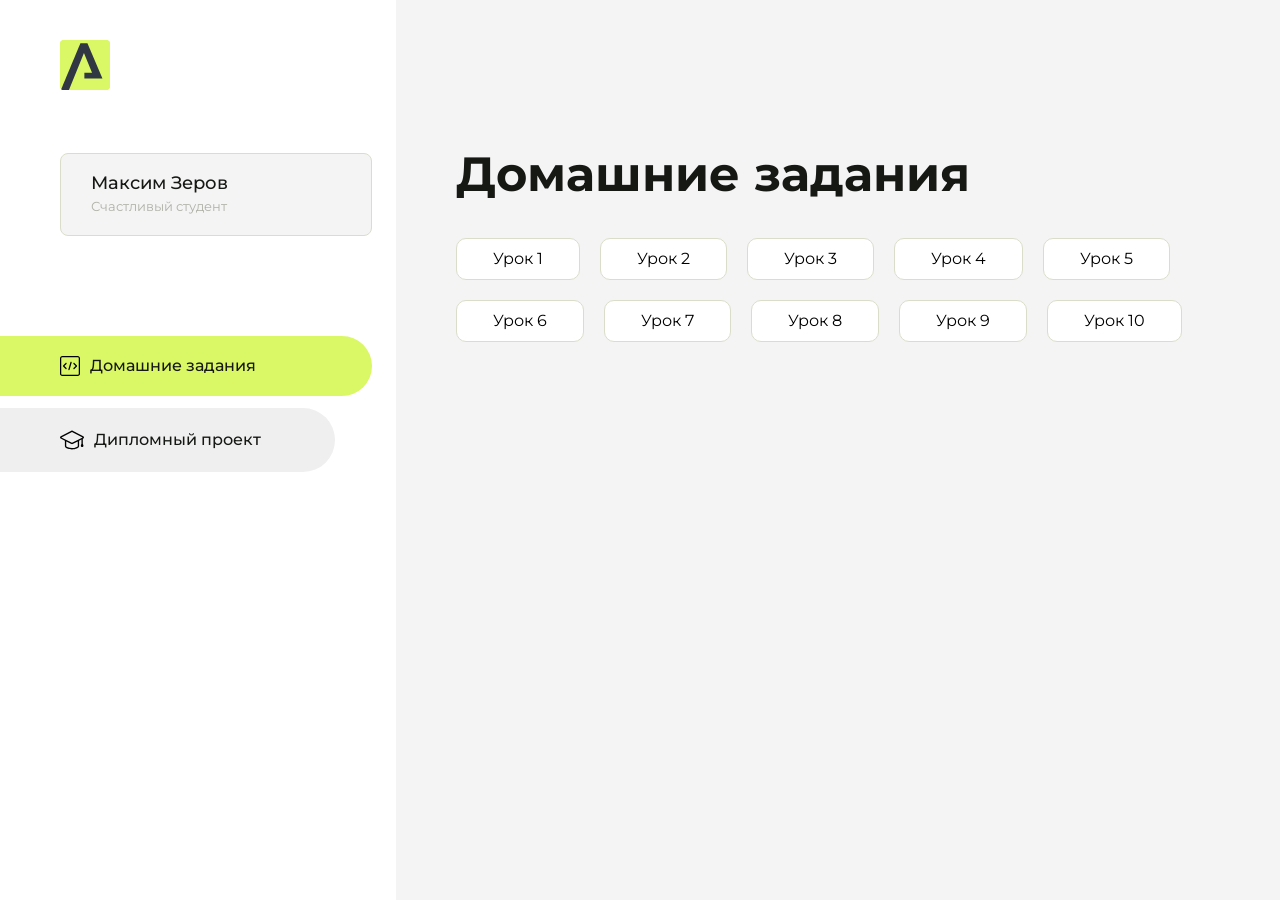
<file: index.html>
<!DOCTYPE html>
<html lang="en">
<head>
    <meta charset="UTF-8">
    <meta name="viewport" content="width=device-width, initial-scale=1.0">
    <title>Домашняя работа</title>
    <link rel="shortcut icon" href="src/logo.ico" type="image/x-icon">
    <link rel="preconnect" href="https://fonts.googleapis.com">
    <link rel="preconnect" href="https://fonts.gstatic.com" crossorigin>
    <link href="https://fonts.googleapis.com/css2?family=Montserrat:wght@400;500;700&family=Rubik:wght@500&display=swap"
          rel="stylesheet">
    <link rel="stylesheet" href="src/style.css">
</head>
<body id="body">
<div class="overlay" id="overlay"></div>
<div class="layout">
    <div class="burger" id="burger">
        <svg viewBox="0 0 24 24" fill="none" xmlns="http://www.w3.org/2000/svg">
            <g id="SVGRepo_bgCarrier" stroke-width="0"></g>
            <g id="SVGRepo_tracerCarrier" stroke-linecap="round" stroke-linejoin="round"></g>
            <g id="SVGRepo_iconCarrier">
                <path d="M4 18L20 18" stroke="#DAF765" stroke-width="2" stroke-linecap="round"></path>
                <path d="M4 12L20 12" stroke="#DAF765" stroke-width="2" stroke-linecap="round"></path>
                <path d="M4 6L20 6" stroke="#DAF765" stroke-width="2" stroke-linecap="round"></path>
            </g>
        </svg>
    </div>
    <aside class="sidebar" id="sidebar">
        <div class="sidebar__inner">
            <div class="logo">
                <svg width="50" height="50" viewBox="0 0 50 50" fill="none" xmlns="http://www.w3.org/2000/svg">
                    <g clip-path="url(#clip0_513_74730)">
                        <path d="M46.17 -0.257004H3.83C1.57281 -0.257004 -0.257 1.57281 -0.257 3.83V46.17C-0.257 48.4272 1.57281 50.257 3.83 50.257H46.17C48.4272 50.257 50.257 48.4272 50.257 46.17V3.83C50.257 1.57281 48.4272 -0.257004 46.17 -0.257004Z"
                              fill="#DAF765"/>
                        <path d="M24.375 38.4H42.461L27.441 3.1585H20.4355C20.4355 3.1585 6.7895 35.881 1.1945 49.294C2.015 50.0275 3.0945 50.257 3.6945 50.257H8.8445L23.954 13.07L32.0465 32.8285H24.375V38.4Z"
                              fill="#323843"/>
                    </g>
                    <defs>
                        <clipPath id="clip0_513_74730">
                            <rect width="50" height="50" fill="white"/>
                        </clipPath>
                    </defs>
                </svg>
            </div>
            <div class="sidebar__user">
                <div class="sidebar__name">Максим Зеров</div>
                <div class="sidebar__text">Счастливый студент</div>
            </div>
            <div class="sidebar__tabs">
                <div class="sidebar__item">
                    <button class="sidebar__button active" id="tasks">
                        <svg xmlns="http://www.w3.org/2000/svg" width="20" height="20" viewBox="0 0 20 20" fill="none">
                            <g clip-path="url(#clip0_704_74543)">
                                <path d="M17.7083 20H2.29167C1.0275 20 0 18.9725 0 17.7083V2.29167C0 1.0275 1.0275 0 2.29167 0H17.7083C18.9725 0 20 1.0275 20 2.29167V17.7083C20 18.9725 18.9725 20 17.7083 20ZM2.29167 1.25C1.7175 1.25 1.25 1.7175 1.25 2.29167V17.7083C1.25 18.2825 1.7175 18.75 2.29167 18.75H17.7083C18.2825 18.75 18.75 18.2825 18.75 17.7083V2.29167C18.75 1.7175 18.2825 1.25 17.7083 1.25H2.29167Z"
                                      fill="black"/>
                                <path d="M6.04167 13.125C5.88167 13.125 5.72167 13.0642 5.6 12.9417L3.1 10.4417C2.85583 10.1975 2.85583 9.80167 3.1 9.5575L5.6 7.0575C5.84417 6.81333 6.24 6.81333 6.48417 7.0575C6.72833 7.30167 6.72833 7.6975 6.48417 7.94167L4.42583 10L6.48417 12.0583C6.72833 12.3025 6.72833 12.6983 6.48417 12.9425C6.36167 13.0642 6.20167 13.125 6.04167 13.125Z"
                                      fill="black"/>
                                <path d="M8.95833 14.1667C8.9 14.1667 8.84 14.1583 8.78167 14.1417C8.45083 14.0442 8.26083 13.6967 8.35833 13.3658L10.4417 6.28251C10.5392 5.95084 10.8892 5.76417 11.2175 5.85917C11.5483 5.95667 11.7383 6.30417 11.6408 6.63501L9.5575 13.7183C9.47833 13.9908 9.22833 14.1667 8.95833 14.1667Z"
                                      fill="black"/>
                                <path d="M13.9583 13.125C13.7983 13.125 13.6383 13.0642 13.5167 12.9417C13.2725 12.6975 13.2725 12.3017 13.5167 12.0575L15.575 9.99916L13.5167 7.94083C13.2725 7.69666 13.2725 7.30083 13.5167 7.05666C13.7608 6.81249 14.1567 6.81249 14.4008 7.05666L16.9008 9.55666C17.145 9.80083 17.145 10.1967 16.9008 10.4408L14.4008 12.9408C14.2783 13.0642 14.1183 13.125 13.9583 13.125Z"
                                      fill="black"/>
                            </g>
                            <defs>
                                <clipPath id="clip0_704_74543">
                                    <rect width="20" height="20" fill="white"/>
                                </clipPath>
                            </defs>
                        </svg>
                        <span>Домашние задания</span></button>
                </div>
                <div class="sidebar__item">
                    <button class="sidebar__button" id="diplom">
                        <svg xmlns="http://www.w3.org/2000/svg" width="24" height="24" viewBox="0 0 24 24" fill="none">
                            <g clip-path="url(#clip0_704_74553)">
                                <path d="M23.2628 10.5971C23.7176 10.365 24 9.90375 24 9.39337C24 8.883 23.7176 8.42175 23.2628 8.18962L12.6135 2.75362C12.2291 2.55824 11.7705 2.55787 11.3854 2.75399L0.736875 8.19C0.282375 8.42175 0 8.883 0 9.39337C0 9.90375 0.282375 10.365 0.736875 10.5971L4.89038 12.7177V18.2074C4.89038 19.8154 8.412 21.393 12 21.393C15.5884 21.393 19.1096 19.815 19.1096 18.2074V12.7174L21.4609 11.517V15.8017L20.901 17.2305C20.7409 17.6389 20.7934 18.0994 21.0405 18.4616C21.2876 18.8246 21.6979 19.041 22.1366 19.041C22.5754 19.041 22.9852 18.8246 23.2324 18.462C23.4795 18.099 23.532 17.6385 23.3719 17.2301L22.8124 15.8021V10.827L23.2628 10.5971ZM17.7623 18.1721C17.6198 18.6375 15.3491 20.0419 12 20.0419C8.65088 20.0419 6.38025 18.6375 6.2415 18.2074V12.3037L6.23887 12.3019C6.23812 12.057 6.1065 11.8207 5.87325 11.7019L1.3515 9.39337L12 3.95737L22.6489 9.39337L12 14.8294L5.87325 11.7019C5.54063 11.5331 4.6695 11.6674 4.5 12C4.33012 12.3322 4.55813 12.5479 4.89038 12.7177L11.3857 16.0331C11.5781 16.1314 11.7889 16.1805 12 16.1805C12.2107 16.1805 12.4222 16.1314 12.6146 16.0331L17.7593 13.407L17.7623 18.1721Z"
                                      fill="black"/>
                            </g>
                            <defs>
                                <clipPath id="clip0_704_74553">
                                    <rect width="24" height="24" fill="white"/>
                                </clipPath>
                            </defs>
                        </svg>
                        <span>Дипломный проект</span></button>
                </div>
            </div>
        </div>

    </aside>
    <div class="content">
        <div class="container">
            <div class="content__block" id="tasksBlock">
                <div class="content__title">Домашние задания</div>
                <ul class="content__list">
                    <li class="content__list-item">
                        <a href="lesson1/index.html">Урок 1</a>
                    </li>
                     <li class="content__list-item">
                        <a href="lesson2/index.html">Урок 2</a>
                    </li>
                    <li class="content__list-item">
                        <a href="lesson3/index.html">Урок 3</a>
                    </li>
                       <li class="content__list-item">
                        <a href="lesson4/index.html">Урок 4</a>
                    </li>
                      <li class="content__list-item">
                        <a href="lesson5/index.html">Урок 5</a>
                    </li>
                       <li class="content__list-item">
                        <a href="lesson6/index.html">Урок 6</a>
                    </li>
                    <li class="content__list-item">
                        <a href="Todo List/index.html">Урок 7</a>
                    </li>
                     <li class="content__list-item">
                        <a href="todoUp/index.html">Урок 8</a>
                    </li>
                    <li class="content__list-item">
                        <a href="todoUp/index.html">Урок 9</a>
                    </li>
                      <li class="content__list-item">
                        <a href="todoUp1/index.html">Урок 10</a>
                    </li>
                </ul>
            </div>
            <div class="content__block hidden" id="diplomBlock">
                <div class="content__title">Дипломный проект</div>
                <div class="content__list-diplom">
                    <a href="Dyson-js/index.html">Ссылка на ДЗ</a>
                </div>
                <div class="content__decor">
                    <div class="content__decor-text">Давай проверим, чему ты научился!</div>
                    <div class="content__decor-img">
                        <img src="src/decor.png" alt="decor">
                    </div>
                </div>
            </div>
        </div>
    </div>
</div>
<script src="src/index.js"></script>
</body>
</html>
</file>
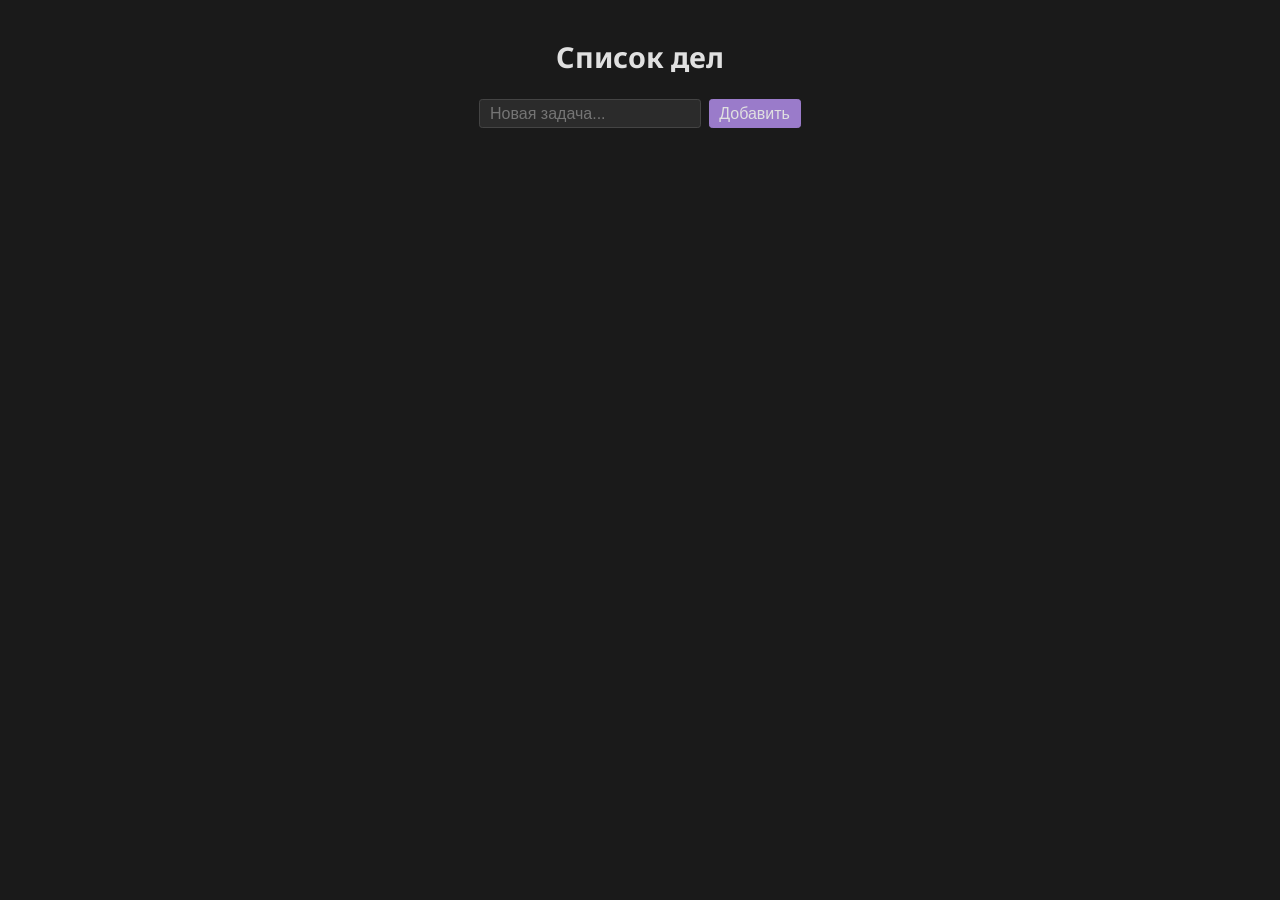
<file: todoUp/index.html>
<!doctype html>
<html lang="ru">
  <head>
    <meta charset="UTF-8" />
    <meta name="viewport" content="width=device-width, initial-scale=1.0" />
    <title>Todo</title>
    <link rel="stylesheet" href="./css/main.css" />
    <script defer src="./js/main.js"></script>
  </head>
  <body>
    <div class="app">
      <h1 class="title">Список дел</h1>
      <form class="form">
        <input
          class="input"
          type="text"
          name="new-todo"
          placeholder="Новая задача..."
          autocomplete="off"
          required
        />
        <button class="button-create button">Добавить</button>
      </form>
      <ul class="todos"></ul>
    </div>
  </body>
</html>
</file>
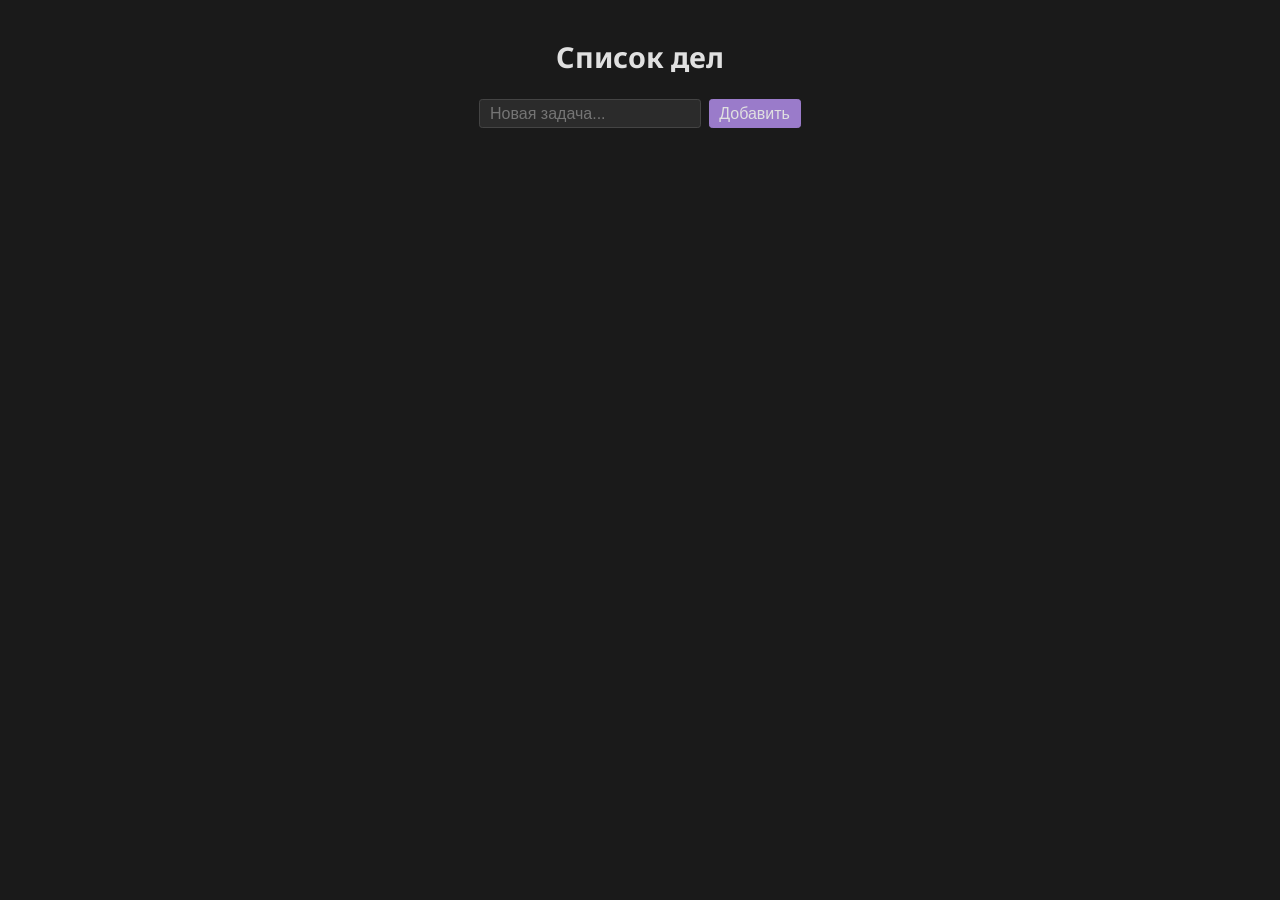
<file: todoUp1/index.html>
<!doctype html>
<html lang="ru">
  <head>
    <meta charset="UTF-8" />
    <meta name="viewport" content="width=device-width, initial-scale=1.0" />
    <title>Todo</title>
    <link rel="stylesheet" href="./css/main.css" />
    <script src="./js/main.js" type="module"></script>
  </head>
  <body>
    <div class="app">
      <h1 class="title">Список дел</h1>
      <form class="form">
        <input
          class="input"
          type="text"
          name="new-todo"
          placeholder="Новая задача..."
          autocomplete="off"
          required
        />
        <button class="button-create button">Добавить</button>
      </form>
      <ul class="todos"></ul>
    </div>
  </body>
</html>
</file>
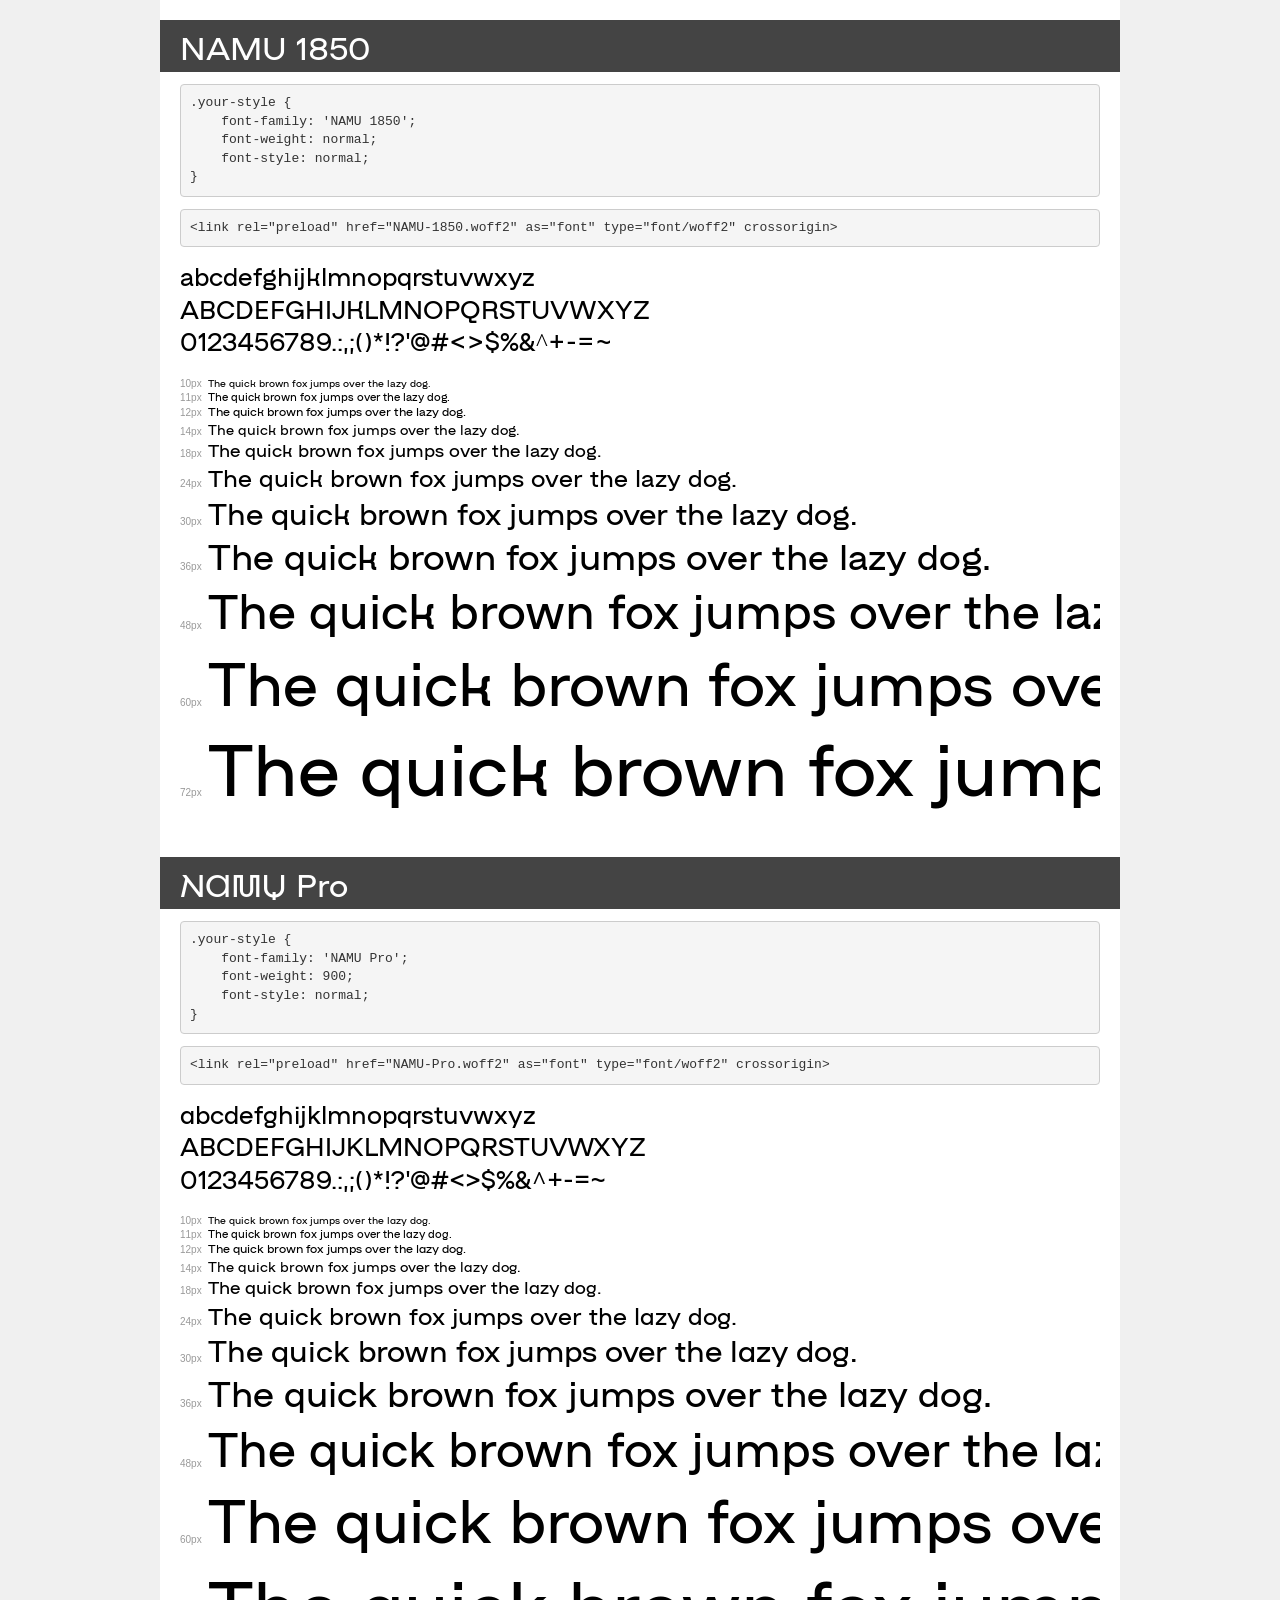
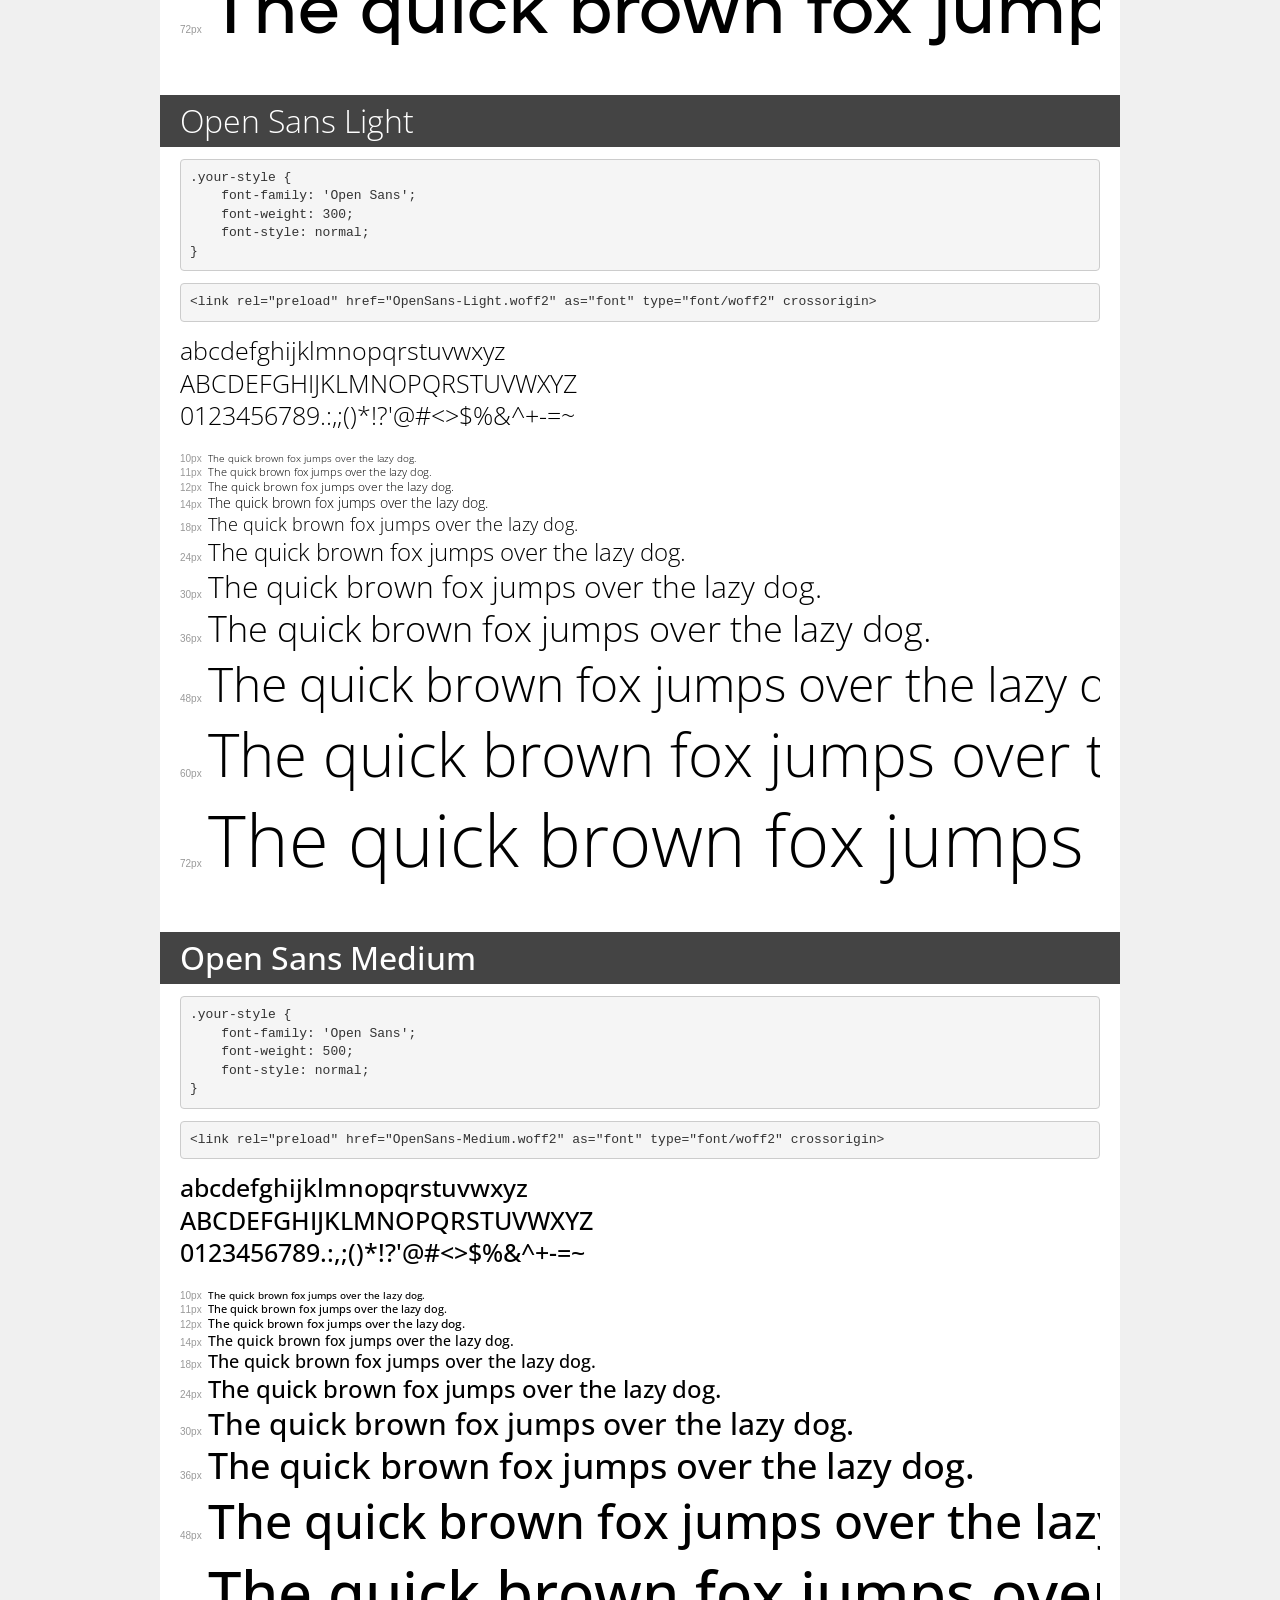
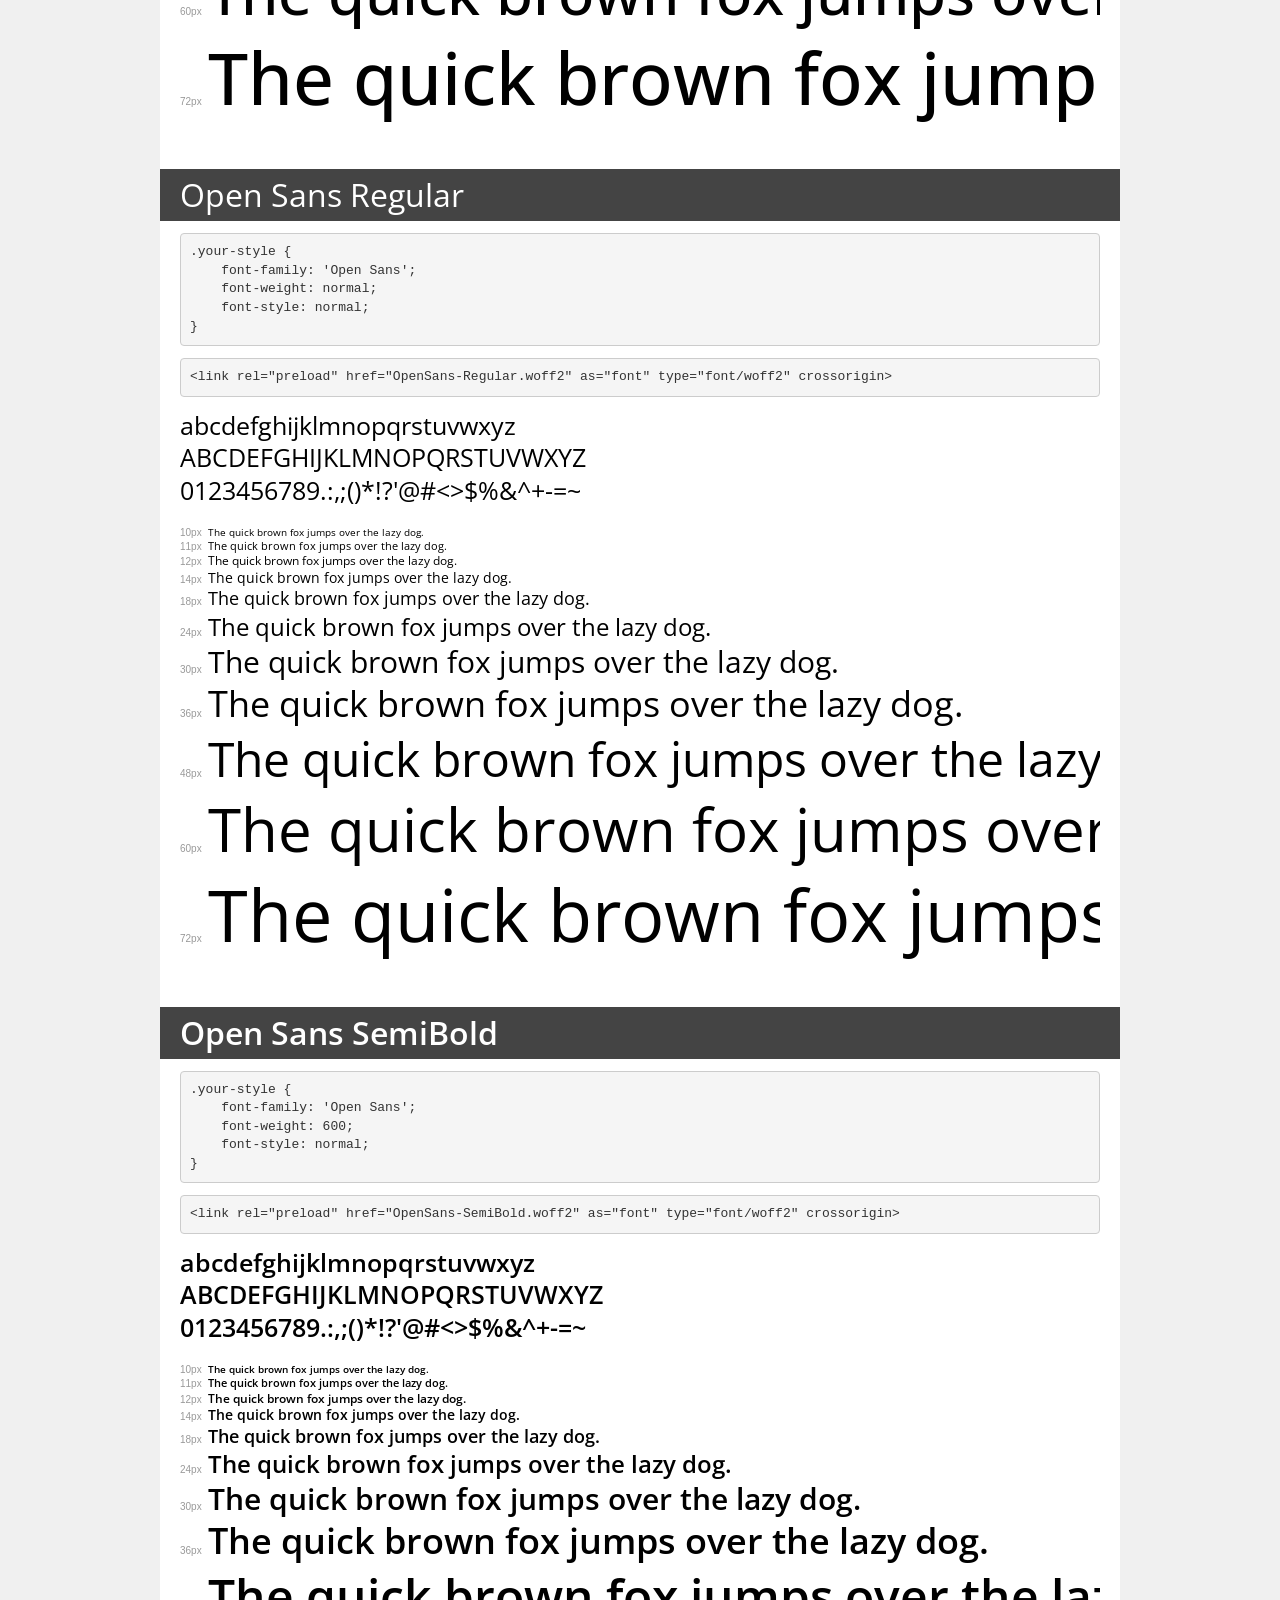
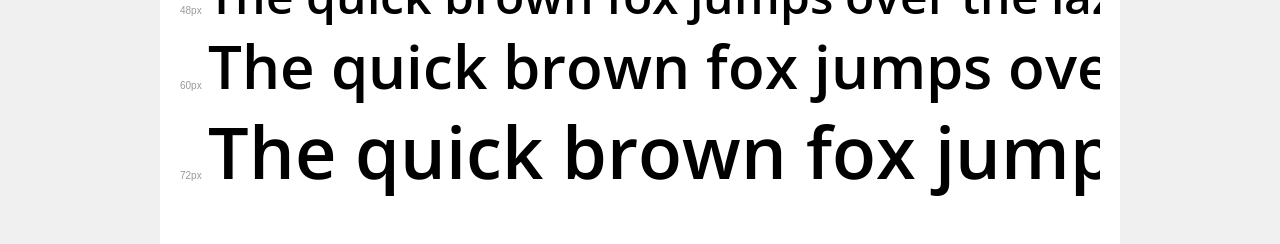
<file: Dyson-js/fonts/demo.html>
<!DOCTYPE html>
<html lang="en">
<head>
    <meta charset="utf-8">
    <meta http-equiv="X-UA-Compatible" content="IE=edge">
    <meta name="viewport" content="width=device-width, initial-scale=1">
    <meta name="robots" content="noindex, noarchive">
    <meta name="format-detection" content="telephone=no">
    <title>Transfonter demo</title>
    <link href="stylesheet.css" rel="stylesheet">
    <style>
        /*
        http://meyerweb.com/eric/tools/css/reset/
        v2.0 | 20110126
        License: none (public domain)
        */
        html, body, div, span, applet, object, iframe,
        h1, h2, h3, h4, h5, h6, p, blockquote, pre,
        a, abbr, acronym, address, big, cite, code,
        del, dfn, em, img, ins, kbd, q, s, samp,
        small, strike, strong, sub, sup, tt, var,
        b, u, i, center,
        dl, dt, dd, ol, ul, li,
        fieldset, form, label, legend,
        table, caption, tbody, tfoot, thead, tr, th, td,
        article, aside, canvas, details, embed,
        figure, figcaption, footer, header, hgroup,
        menu, nav, output, ruby, section, summary,
        time, mark, audio, video {
            margin: 0;
            padding: 0;
            border: 0;
            font-size: 100%;
            font: inherit;
            vertical-align: baseline;
        }
        /* HTML5 display-role reset for older browsers */
        article, aside, details, figcaption, figure,
        footer, header, hgroup, menu, nav, section {
            display: block;
        }
        body {
            line-height: 1;
        }
        ol, ul {
            list-style: none;
        }
        blockquote, q {
            quotes: none;
        }
        blockquote:before, blockquote:after,
        q:before, q:after {
            content: '';
            content: none;
        }
        table {
            border-collapse: collapse;
            border-spacing: 0;
        }
        /* demo styles */
        body {
            background: #f0f0f0;
            color: #000;
        }
        .page {
            background: #fff;
            width: 920px;
            margin: 0 auto;
            padding: 20px 20px 0 20px;
            overflow: hidden;
        }
        .font-container {
            overflow-x: auto;
            overflow-y: hidden;
            margin-bottom: 40px;
            line-height: 1.3;
            white-space: nowrap;
            padding-bottom: 5px;
        }
        h1 {
            position: relative;
            background: #444;
            font-size: 32px;
            color: #fff;
            padding: 10px 20px;
            margin: 0 -20px 12px -20px;
        }
        .letters {
            font-size: 25px;
            margin-bottom: 20px;
        }
        .s10:before {
            content: '10px';
        }
        .s11:before {
            content: '11px';
        }
        .s12:before {
            content: '12px';
        }
        .s14:before {
            content: '14px';
        }
        .s18:before {
            content: '18px';
        }
        .s24:before {
            content: '24px';
        }
        .s30:before {
            content: '30px';
        }
        .s36:before {
            content: '36px';
        }
        .s48:before {
            content: '48px';
        }
        .s60:before {
            content: '60px';
        }
        .s72:before {
            content: '72px';
        }
        .s10:before, .s11:before, .s12:before, .s14:before,
        .s18:before, .s24:before, .s30:before, .s36:before,
        .s48:before, .s60:before, .s72:before {
            font-family: Arial, sans-serif;
            font-size: 10px;
            font-weight: normal;
            font-style: normal;
            color: #999;
            padding-right: 6px;
        }
        pre {
            display: block;
            padding: 9px;
            margin: 0 0 12px;
            font-family: Monaco, Menlo, Consolas, "Courier New", monospace;
            font-size: 13px;
            line-height: 1.428571429;
            color: #333;
            font-weight: normal;
            font-style: normal;
            background-color: #f5f5f5;
            border: 1px solid #ccc;
            overflow-x: auto;
            border-radius: 4px;
        }
        /* responsive */
        @media (max-width: 959px) {
            .page {
                width: auto;
                margin: 0;
            }
        }
    </style>
</head>
<body>
<div class="page">
    <div class="demo">
        <h1 style="font-family: 'NAMU 1850'; font-weight: normal; font-style: normal;">NAMU 1850</h1>
        <pre title="Usage">.your-style {
    font-family: 'NAMU 1850';
    font-weight: normal;
    font-style: normal;
}</pre>
        <pre title="Preload (optional)">
&lt;link rel=&quot;preload&quot; href=&quot;NAMU-1850.woff2&quot; as=&quot;font&quot; type=&quot;font/woff2&quot; crossorigin&gt;</pre>
        <div class="font-container" style="font-family: 'NAMU 1850'; font-weight: normal; font-style: normal;">
            <p class="letters">
                abcdefghijklmnopqrstuvwxyz<br>
ABCDEFGHIJKLMNOPQRSTUVWXYZ<br>
                0123456789.:,;()*!?'@#&lt;&gt;$%&^+-=~
            </p>
            <p class="s10" style="font-size: 10px;">The quick brown fox jumps over the lazy dog.</p>
            <p class="s11" style="font-size: 11px;">The quick brown fox jumps over the lazy dog.</p>
            <p class="s12" style="font-size: 12px;">The quick brown fox jumps over the lazy dog.</p>
            <p class="s14" style="font-size: 14px;">The quick brown fox jumps over the lazy dog.</p>
            <p class="s18" style="font-size: 18px;">The quick brown fox jumps over the lazy dog.</p>
            <p class="s24" style="font-size: 24px;">The quick brown fox jumps over the lazy dog.</p>
            <p class="s30" style="font-size: 30px;">The quick brown fox jumps over the lazy dog.</p>
            <p class="s36" style="font-size: 36px;">The quick brown fox jumps over the lazy dog.</p>
            <p class="s48" style="font-size: 48px;">The quick brown fox jumps over the lazy dog.</p>
            <p class="s60" style="font-size: 60px;">The quick brown fox jumps over the lazy dog.</p>
            <p class="s72" style="font-size: 72px;">The quick brown fox jumps over the lazy dog.</p>
        </div>
    </div>

    <div class="demo">
        <h1 style="font-family: 'NAMU Pro'; font-weight: 900; font-style: normal;">NAMU Pro</h1>
        <pre title="Usage">.your-style {
    font-family: 'NAMU Pro';
    font-weight: 900;
    font-style: normal;
}</pre>
        <pre title="Preload (optional)">
&lt;link rel=&quot;preload&quot; href=&quot;NAMU-Pro.woff2&quot; as=&quot;font&quot; type=&quot;font/woff2&quot; crossorigin&gt;</pre>
        <div class="font-container" style="font-family: 'NAMU Pro'; font-weight: 900; font-style: normal;">
            <p class="letters">
                abcdefghijklmnopqrstuvwxyz<br>
ABCDEFGHIJKLMNOPQRSTUVWXYZ<br>
                0123456789.:,;()*!?'@#&lt;&gt;$%&^+-=~
            </p>
            <p class="s10" style="font-size: 10px;">The quick brown fox jumps over the lazy dog.</p>
            <p class="s11" style="font-size: 11px;">The quick brown fox jumps over the lazy dog.</p>
            <p class="s12" style="font-size: 12px;">The quick brown fox jumps over the lazy dog.</p>
            <p class="s14" style="font-size: 14px;">The quick brown fox jumps over the lazy dog.</p>
            <p class="s18" style="font-size: 18px;">The quick brown fox jumps over the lazy dog.</p>
            <p class="s24" style="font-size: 24px;">The quick brown fox jumps over the lazy dog.</p>
            <p class="s30" style="font-size: 30px;">The quick brown fox jumps over the lazy dog.</p>
            <p class="s36" style="font-size: 36px;">The quick brown fox jumps over the lazy dog.</p>
            <p class="s48" style="font-size: 48px;">The quick brown fox jumps over the lazy dog.</p>
            <p class="s60" style="font-size: 60px;">The quick brown fox jumps over the lazy dog.</p>
            <p class="s72" style="font-size: 72px;">The quick brown fox jumps over the lazy dog.</p>
        </div>
    </div>

    <div class="demo">
        <h1 style="font-family: 'Open Sans'; font-weight: 300; font-style: normal;">Open Sans Light</h1>
        <pre title="Usage">.your-style {
    font-family: 'Open Sans';
    font-weight: 300;
    font-style: normal;
}</pre>
        <pre title="Preload (optional)">
&lt;link rel=&quot;preload&quot; href=&quot;OpenSans-Light.woff2&quot; as=&quot;font&quot; type=&quot;font/woff2&quot; crossorigin&gt;</pre>
        <div class="font-container" style="font-family: 'Open Sans'; font-weight: 300; font-style: normal;">
            <p class="letters">
                abcdefghijklmnopqrstuvwxyz<br>
ABCDEFGHIJKLMNOPQRSTUVWXYZ<br>
                0123456789.:,;()*!?'@#&lt;&gt;$%&^+-=~
            </p>
            <p class="s10" style="font-size: 10px;">The quick brown fox jumps over the lazy dog.</p>
            <p class="s11" style="font-size: 11px;">The quick brown fox jumps over the lazy dog.</p>
            <p class="s12" style="font-size: 12px;">The quick brown fox jumps over the lazy dog.</p>
            <p class="s14" style="font-size: 14px;">The quick brown fox jumps over the lazy dog.</p>
            <p class="s18" style="font-size: 18px;">The quick brown fox jumps over the lazy dog.</p>
            <p class="s24" style="font-size: 24px;">The quick brown fox jumps over the lazy dog.</p>
            <p class="s30" style="font-size: 30px;">The quick brown fox jumps over the lazy dog.</p>
            <p class="s36" style="font-size: 36px;">The quick brown fox jumps over the lazy dog.</p>
            <p class="s48" style="font-size: 48px;">The quick brown fox jumps over the lazy dog.</p>
            <p class="s60" style="font-size: 60px;">The quick brown fox jumps over the lazy dog.</p>
            <p class="s72" style="font-size: 72px;">The quick brown fox jumps over the lazy dog.</p>
        </div>
    </div>

    <div class="demo">
        <h1 style="font-family: 'Open Sans'; font-weight: 500; font-style: normal;">Open Sans Medium</h1>
        <pre title="Usage">.your-style {
    font-family: 'Open Sans';
    font-weight: 500;
    font-style: normal;
}</pre>
        <pre title="Preload (optional)">
&lt;link rel=&quot;preload&quot; href=&quot;OpenSans-Medium.woff2&quot; as=&quot;font&quot; type=&quot;font/woff2&quot; crossorigin&gt;</pre>
        <div class="font-container" style="font-family: 'Open Sans'; font-weight: 500; font-style: normal;">
            <p class="letters">
                abcdefghijklmnopqrstuvwxyz<br>
ABCDEFGHIJKLMNOPQRSTUVWXYZ<br>
                0123456789.:,;()*!?'@#&lt;&gt;$%&^+-=~
            </p>
            <p class="s10" style="font-size: 10px;">The quick brown fox jumps over the lazy dog.</p>
            <p class="s11" style="font-size: 11px;">The quick brown fox jumps over the lazy dog.</p>
            <p class="s12" style="font-size: 12px;">The quick brown fox jumps over the lazy dog.</p>
            <p class="s14" style="font-size: 14px;">The quick brown fox jumps over the lazy dog.</p>
            <p class="s18" style="font-size: 18px;">The quick brown fox jumps over the lazy dog.</p>
            <p class="s24" style="font-size: 24px;">The quick brown fox jumps over the lazy dog.</p>
            <p class="s30" style="font-size: 30px;">The quick brown fox jumps over the lazy dog.</p>
            <p class="s36" style="font-size: 36px;">The quick brown fox jumps over the lazy dog.</p>
            <p class="s48" style="font-size: 48px;">The quick brown fox jumps over the lazy dog.</p>
            <p class="s60" style="font-size: 60px;">The quick brown fox jumps over the lazy dog.</p>
            <p class="s72" style="font-size: 72px;">The quick brown fox jumps over the lazy dog.</p>
        </div>
    </div>

    <div class="demo">
        <h1 style="font-family: 'Open Sans'; font-weight: normal; font-style: normal;">Open Sans Regular</h1>
        <pre title="Usage">.your-style {
    font-family: 'Open Sans';
    font-weight: normal;
    font-style: normal;
}</pre>
        <pre title="Preload (optional)">
&lt;link rel=&quot;preload&quot; href=&quot;OpenSans-Regular.woff2&quot; as=&quot;font&quot; type=&quot;font/woff2&quot; crossorigin&gt;</pre>
        <div class="font-container" style="font-family: 'Open Sans'; font-weight: normal; font-style: normal;">
            <p class="letters">
                abcdefghijklmnopqrstuvwxyz<br>
ABCDEFGHIJKLMNOPQRSTUVWXYZ<br>
                0123456789.:,;()*!?'@#&lt;&gt;$%&^+-=~
            </p>
            <p class="s10" style="font-size: 10px;">The quick brown fox jumps over the lazy dog.</p>
            <p class="s11" style="font-size: 11px;">The quick brown fox jumps over the lazy dog.</p>
            <p class="s12" style="font-size: 12px;">The quick brown fox jumps over the lazy dog.</p>
            <p class="s14" style="font-size: 14px;">The quick brown fox jumps over the lazy dog.</p>
            <p class="s18" style="font-size: 18px;">The quick brown fox jumps over the lazy dog.</p>
            <p class="s24" style="font-size: 24px;">The quick brown fox jumps over the lazy dog.</p>
            <p class="s30" style="font-size: 30px;">The quick brown fox jumps over the lazy dog.</p>
            <p class="s36" style="font-size: 36px;">The quick brown fox jumps over the lazy dog.</p>
            <p class="s48" style="font-size: 48px;">The quick brown fox jumps over the lazy dog.</p>
            <p class="s60" style="font-size: 60px;">The quick brown fox jumps over the lazy dog.</p>
            <p class="s72" style="font-size: 72px;">The quick brown fox jumps over the lazy dog.</p>
        </div>
    </div>

    <div class="demo">
        <h1 style="font-family: 'Open Sans'; font-weight: 600; font-style: normal;">Open Sans SemiBold</h1>
        <pre title="Usage">.your-style {
    font-family: 'Open Sans';
    font-weight: 600;
    font-style: normal;
}</pre>
        <pre title="Preload (optional)">
&lt;link rel=&quot;preload&quot; href=&quot;OpenSans-SemiBold.woff2&quot; as=&quot;font&quot; type=&quot;font/woff2&quot; crossorigin&gt;</pre>
        <div class="font-container" style="font-family: 'Open Sans'; font-weight: 600; font-style: normal;">
            <p class="letters">
                abcdefghijklmnopqrstuvwxyz<br>
ABCDEFGHIJKLMNOPQRSTUVWXYZ<br>
                0123456789.:,;()*!?'@#&lt;&gt;$%&^+-=~
            </p>
            <p class="s10" style="font-size: 10px;">The quick brown fox jumps over the lazy dog.</p>
            <p class="s11" style="font-size: 11px;">The quick brown fox jumps over the lazy dog.</p>
            <p class="s12" style="font-size: 12px;">The quick brown fox jumps over the lazy dog.</p>
            <p class="s14" style="font-size: 14px;">The quick brown fox jumps over the lazy dog.</p>
            <p class="s18" style="font-size: 18px;">The quick brown fox jumps over the lazy dog.</p>
            <p class="s24" style="font-size: 24px;">The quick brown fox jumps over the lazy dog.</p>
            <p class="s30" style="font-size: 30px;">The quick brown fox jumps over the lazy dog.</p>
            <p class="s36" style="font-size: 36px;">The quick brown fox jumps over the lazy dog.</p>
            <p class="s48" style="font-size: 48px;">The quick brown fox jumps over the lazy dog.</p>
            <p class="s60" style="font-size: 60px;">The quick brown fox jumps over the lazy dog.</p>
            <p class="s72" style="font-size: 72px;">The quick brown fox jumps over the lazy dog.</p>
        </div>
    </div>

</div>
</body>
</html>
</file>
<file: src/style.css>
*{padding: 0;margin: 0;border: 0;}
*,*:before,*:after{-webkit-box-sizing: border-box;box-sizing: border-box;}
:focus,:active{outline: none;}
a:focus,a:active{outline: none;}
nav,footer,header,aside{display: block;}
html,body{
    height:100%;width:100%;
    font-size:100%;line-height:1;-ms-text-size-adjust:100%;-moz-text-size-adjust:100%;-webkit-text-size-adjust:100%;}
input,button,textarea{font-family:inherit;}
input::-ms-clear{display: none;}
button{cursor: pointer;}
button::-moz-focus-inner{padding:0;border:0;}
a,a:visited{text-decoration: none;}
a:hover{text-decoration: none;}
ul li{list-style: none;}
img{vertical-align: top;}
h1,h2,h3,h4,h5,h6{font-size:inherit;font-weight: inherit;}
a{color:inherit;}



body {
    font-family: "Montserrat",SansSerif;
    color: black;
}

body.overflow {
    overflow: hidden;
}



.layout {
    display: -webkit-box;
    display: -ms-flexbox;
    display: flex;
    min-height: 100vh;
}

.sidebar {
    padding: 40px 24px 40px 0;
    -ms-flex-negative: 0;
    flex-shrink: 0;
    background-color: white;
}



.content {
    -webkit-box-flex: 1;
    -ms-flex-positive: 1;
    flex-grow: 1;
    background-color: #F4F4F4;
}

.container {
    display: -webkit-box;
    display: -ms-flexbox;
    display: flex;
    -webkit-box-orient: vertical;
    -webkit-box-direction: normal;
    -ms-flex-direction: column;
    flex-direction: column;
    -webkit-box-pack: center;
    -ms-flex-pack: center;
    justify-content: center;
    -webkit-box-align: center;
    -ms-flex-align: center;
    align-items: center;
    padding: 150px 60px 80px 60px;
}


.logo {
    margin-left: 60px;
    margin-bottom: 60px;
}

.sidebar__user {
    background-color: #F4F4F4;
    padding: 20px 30px;
    margin-left: 60px;
    margin-bottom: 100px;
    border-radius: 8px;
    border: 1px solid #DADEC9;
}

.sidebar__name {
    color:#161814;
    font-size: 18px;
    font-weight: 500;
    margin-bottom: 6px;
}

.sidebar__text {
    color: #AFB1A7;
    font-size: 13px;
    font-weight: 400;
    line-height: 130%; /* 16.9px */
}

.sidebar__item {
    width: 372px;
}

.sidebar__button {
    display: -webkit-box;
    display: -ms-flexbox;
    display: flex;
    -webkit-box-align: center;
    -ms-flex-align: center;
    align-items: center;
    gap: 10px;
    padding: 20px 60px;
    margin-bottom: 12px;
    border-radius: 0px 100px 100px 0px;
    -webkit-transition: all .5s;
    -o-transition: all .5s;
    transition: all .5s;
    cursor: pointer;
    width: 90%;
    color:#161814;
    font-size: 16px;
    font-weight: 500;
}

.sidebar__button.active , .sidebar__button:hover {
    width: 100%;
    background-color: #DAF765;
}


.content__title {
    color: #161814;
    font-size: 48px;
    font-weight: 700;
    margin-bottom: 40px;
}

.content__list {
    display: -webkit-box;
    display: -ms-flexbox;
    display: flex;
    -webkit-box-align: center;
    -ms-flex-align: center;
    align-items: center;
    -ms-flex-wrap: wrap;
    flex-wrap: wrap;
    gap: 20px;
}



.content__list-item  {
    cursor: pointer;
    padding: 12px 18px;
    background-color: #fff;
    border-radius: 10px;
    border: 1px solid #DADEC9;
    -webkit-transition: all .3s;
    -o-transition: all .3s;
    transition: all .3s;
}

.content__list-item:hover,.content__list-diplom:hover {
    background-color: #AFB1A7;
}

li a {
    padding: 12px 18px;

}


.content__list-diplom {
    -webkit-transition: all .3s;
    -o-transition: all .3s;
    transition: all .3s;
    display: inline-block;
    padding: 12px 18px;
    background-color: #fff;
    border-radius: 10px;
    border: 1px solid #DADEC9;
}

.content__decor {
    display: -webkit-box;
    display: -ms-flexbox;
    display: flex;
    -webkit-box-align: center;
    -ms-flex-align: center;
    align-items: center;
}

.content__decor-text {
    color:#BEDD44;
    font-size: 36px;
    font-weight: 700;
    line-height: 110%; /* 39.6px */
}

.content__block {
    max-width: 1200px;
}

.content__block.hidden {
    display: none;
}

.content__decor-img img{
    width: 100%;
}

.burger {
    display: none;
    padding: 5px;
    position: fixed;
    top: 3%;
    right: 7%;
    width: 40px;
    height: 40px;
    background-color: #161814;
    border-radius: 50%;
    z-index: 10;
    border: 1px solid #DAF765;
}

@media (max-width: 768px) {
    .burger {
        display: block;
    }

    .sidebar {
        -webkit-transition: all .3s;
        -o-transition: all .3s;
        transition: all .3s;
        -webkit-transform: translateX(-100%);
        -ms-transform: translateX(-100%);
        transform: translateX(-100%);
        position: fixed;
        top: 0;
        left: 0;
        bottom: 0;
        z-index: 5;
    }

    .sidebar.show {
        -webkit-transform: translateX(0%);
        -ms-transform: translateX(0%);
        transform: translateX(0%);
    }

    .overlay {
        opacity: 0;
        pointer-events: none;
        -webkit-transition: all .3s;
        -o-transition: all .3s;
        transition: all .3s;
        position: absolute;
        top: 0;
        right: 0;
        left: 0;
        bottom: 0;
        z-index: 3;
        background-color: #000000e0;
    }

    .overlay.show {
        opacity: 1;
        pointer-events: all;
    }

    .container {
        padding: 40px 20px;
        min-height: 100%;
    }

    .content__decor {
        margin-top: 20px;
        -webkit-box-orient: vertical;
        -webkit-box-direction: normal;
        -ms-flex-direction: column;
        flex-direction: column;
    }
}

@media (max-width: 400px) {
    .sidebar__user {
        margin-left: 0;
    }
}
</file>
<file: todoUp/css/main.css>
@import url('https://fonts.googleapis.com/css2?family=Noto+Sans:ital,wght@0,100..900;1,100..900&display=swap');

:root {
	--background-color: #1a1a1a;
	--card-background: #2b2b2b;
	--text-color: #e0e0e0;
	--accent-color: #9a7bca;
	--border-color: #444444;
	--border-radius: 0.2rem;
}

html {
	font-family: 'Noto Sans', sans-serif;
	color: var(--text-color);
	background-color: var(--background-color);
	line-height: 1.2;
}

*,
*::before,
*::after {
	box-sizing: border-box;
}

ul {
	list-style: none;
	margin: 0;
	padding: 0;
}

body {
	min-height: 90dvh;
	padding: 1rem;
	margin: 0;
	min-width: 360px;
}

.app {
	display: flex;
	flex-direction: column;
	align-items: center;
}

.title {
	font-size: 1.8rem;
	padding: 0.3rem 0;
}

.form {
	display: flex;
	max-width: 30rem;
	align-items: center;
	gap: 0.5rem;
	margin-bottom: 1rem;
}

.input {
	font-size: 1rem;
	padding: 0.3rem 0.6rem;
	color: var(--text-color);
	background-color: var(--card-background);
	border: 1px solid var(--border-color);
	border-radius: var(--border-radius);
	outline: none;
	height: 100%;
}

.input:focus {
	border-color: var(--accent-color);
}

.button {
	font-size: 1rem;
	color: var(--text-color);
	background-color: var(--accent-color);
	border: 1px solid var(--accent-color);
	border-radius: var(--border-radius);
	padding: 0.3rem 0.6rem;
	transition: opacity 0.2s;
	outline: none;
	cursor: pointer;
}

.button:not(:disabled):focus-visible {
	outline: 1px solid var(--accent-color);
	outline-offset: 2px;
}

.button:disabled {
	opacity: 0.8;
	cursor: not-allowed;
}

@media (any-hover: hover) {
	.button:not(:disabled):hover {
		opacity: 0.85;
	}
}

.todos {
	max-width: 25rem;
	width: 100%;
}

.todo {
	display: flex;
	align-items: center;
	justify-content: space-between;
	gap: 1rem;
	width: 100%;
	padding: 0.6rem;
	margin-bottom: 0.6rem;
	border-radius: var(--border-radius);
	background-color: var(--card-background);
}

.todo:last-child {
	margin-bottom: 0;
}

.todo.completed {
	opacity: 0.7;
}

.todo.completed .todo-text {
	text-decoration: line-through;
}

.todo-actions {
	display: flex;
	gap: 0.25rem;
	flex-shrink: 0;
}
</file>
<file: todoUp1/css/main.css>
@import url('https://fonts.googleapis.com/css2?family=Noto+Sans:ital,wght@0,100..900;1,100..900&display=swap');

:root {
	--background-color: #1a1a1a;
	--card-background: #2b2b2b;
	--text-color: #e0e0e0;
	--accent-color: #9a7bca;
	--border-color: #444444;
	--border-radius: 0.2rem;
}

html {
	font-family: 'Noto Sans', sans-serif;
	color: var(--text-color);
	background-color: var(--background-color);
	line-height: 1.2;
}

*,
*::before,
*::after {
	box-sizing: border-box;
}

ul {
	list-style: none;
	margin: 0;
	padding: 0;
}

body {
	min-height: 90dvh;
	padding: 1rem;
	margin: 0;
	min-width: 360px;
}

.app {
	display: flex;
	flex-direction: column;
	align-items: center;
}

.title {
	font-size: 1.8rem;
	padding: 0.3rem 0;
}

.form {
	display: flex;
	max-width: 30rem;
	align-items: center;
	gap: 0.5rem;
	margin-bottom: 1rem;
}

.input {
	font-size: 1rem;
	padding: 0.3rem 0.6rem;
	color: var(--text-color);
	background-color: var(--card-background);
	border: 1px solid var(--border-color);
	border-radius: var(--border-radius);
	outline: none;
	height: 100%;
}

.input:focus {
	border-color: var(--accent-color);
}

.button {
	font-size: 1rem;
	color: var(--text-color);
	background-color: var(--accent-color);
	border: 1px solid var(--accent-color);
	border-radius: var(--border-radius);
	padding: 0.3rem 0.6rem;
	transition: opacity 0.2s;
	outline: none;
	cursor: pointer;
}

.button:not(:disabled):focus-visible {
	outline: 1px solid var(--accent-color);
	outline-offset: 2px;
}

.button:disabled {
	opacity: 0.8;
	cursor: not-allowed;
}

@media (any-hover: hover) {
	.button:not(:disabled):hover {
		opacity: 0.85;
	}
}

.todos {
	max-width: 25rem;
	width: 100%;
}

.todo {
	display: flex;
	align-items: center;
	justify-content: space-between;
	gap: 1rem;
	width: 100%;
	padding: 0.6rem;
	margin-bottom: 0.6rem;
	border-radius: var(--border-radius);
	background-color: var(--card-background);
}

.todo:last-child {
	margin-bottom: 0;
}

.todo.completed {
	opacity: 0.7;
}

.todo.completed .todo-text {
	text-decoration: line-through;
}

.todo-actions {
	display: flex;
	gap: 0.25rem;
	flex-shrink: 0;
}
</file>
<file: Dyson-js/fonts/stylesheet.css>
@font-face {
  font-family: "NAMU 1850";
  src:
    url("NAMU-1850.woff2") format("woff2"),
    url("NAMU-1850.woff") format("woff");
  font-weight: 400;
  font-style: normal;
  font-display: swap;
}

@font-face {
  font-family: "NAMU Pro";
  src:
    url("NAMU-Pro.woff2") format("woff2"),
    url("NAMU-Pro.woff") format("woff");
  font-weight: 900;
  font-style: normal;
  font-display: swap;
}

@font-face {
  font-family: "Open Sans";
  src:
    url("OpenSans-Light.woff2") format("woff2"),
    url("OpenSans-Light.woff") format("woff");
  font-weight: 300;
  font-style: normal;
  font-display: swap;
}

@font-face {
  font-family: "Open Sans";
  src:
    url("OpenSans-Medium.woff2") format("woff2"),
    url("OpenSans-Medium.woff") format("woff");
  font-weight: 500;
  font-style: normal;
  font-display: swap;
}

@font-face {
  font-family: "Open Sans";
  src:
    url("OpenSans-Regular.woff2") format("woff2"),
    url("OpenSans-Regular.woff") format("woff");
  font-weight: 400;
  font-style: normal;
  font-display: swap;
}

@font-face {
  font-family: "Open Sans";
  src:
    url("OpenSans-SemiBold.woff2") format("woff2"),
    url("OpenSans-SemiBold.woff") format("woff");
  font-weight: 600;
  font-style: normal;
  font-display: swap;
}
</file>
